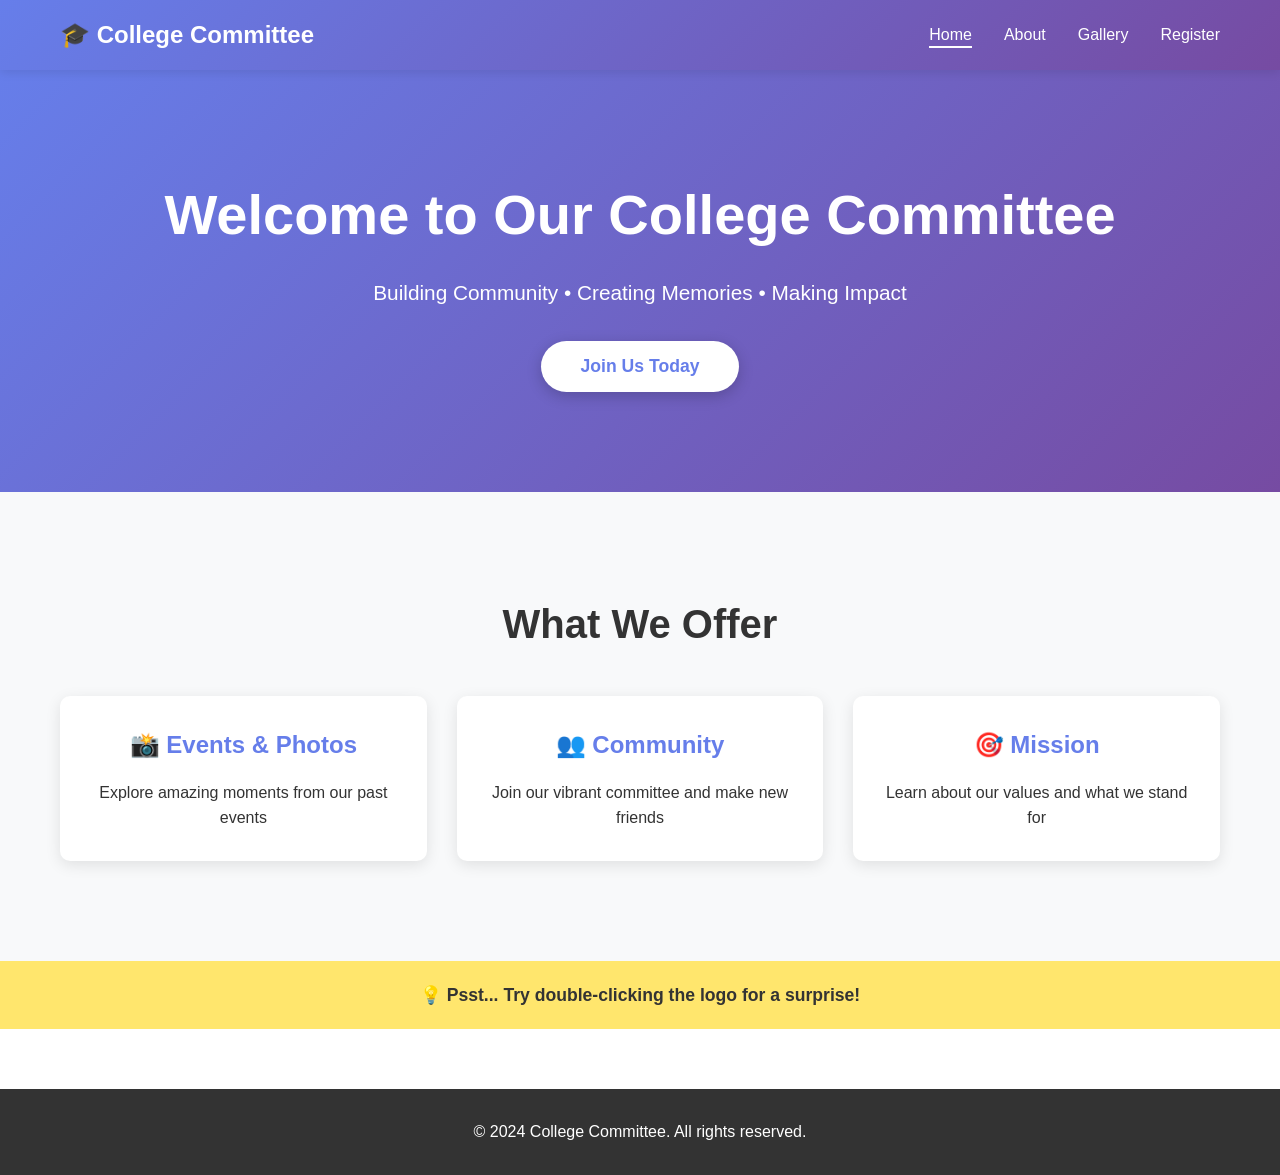
<file: index.html>
<!DOCTYPE html>
<html lang="en">
<head>
    <meta charset="UTF-8">
    <meta name="viewport" content="width=device-width, initial-scale=1.0">
    <title>College Committee - Home</title>
    <link rel="stylesheet" href="styles.css">
</head>
<body>
    <!-- Navigation Bar -->
    <nav class="navbar">
        <div class="nav-container">
            <div class="logo">🎓 College Committee</div>
            <ul class="nav-links">
                <li><a href="index.html" class="active">Home</a></li>
                <li><a href="about.html">About</a></li>
                <li><a href="gallery.html">Gallery</a></li>
                <li><a href="register.html">Register</a></li>
            </ul>
        </div>
    </nav>

    <!-- Hero Section -->
    <section class="hero">
        <div class="hero-content">
            <h1>Welcome to Our College Committee</h1>
            <p>Building Community • Creating Memories • Making Impact</p>
            <button class="cta-btn" onclick="window.location.href='register.html'">Join Us Today</button>
        </div>
    </section>

    <!-- Features Section -->
    <section class="features">
        <div class="container">
            <h2>What We Offer</h2>
            <div class="features-grid">
                <div class="feature-card">
                    <h3>📸 Events & Photos</h3>
                    <p>Explore amazing moments from our past events</p>
                </div>
                <div class="feature-card">
                    <h3>👥 Community</h3>
                    <p>Join our vibrant committee and make new friends</p>
                </div>
                <div class="feature-card">
                    <h3>🎯 Mission</h3>
                    <p>Learn about our values and what we stand for</p>
                </div>
            </div>
        </div>
    </section>

    <!-- Easter Egg Trigger -->
    <section class="easter-egg-hint">
        <p>💡 Psst... Try double-clicking the logo for a surprise!</p>
    </section>

    <!-- Footer -->
    <footer class="footer">
        <p>&copy; 2024 College Committee. All rights reserved.</p>
    </footer>

    <script src="script.js"></script>
</body>
</html>
</file>
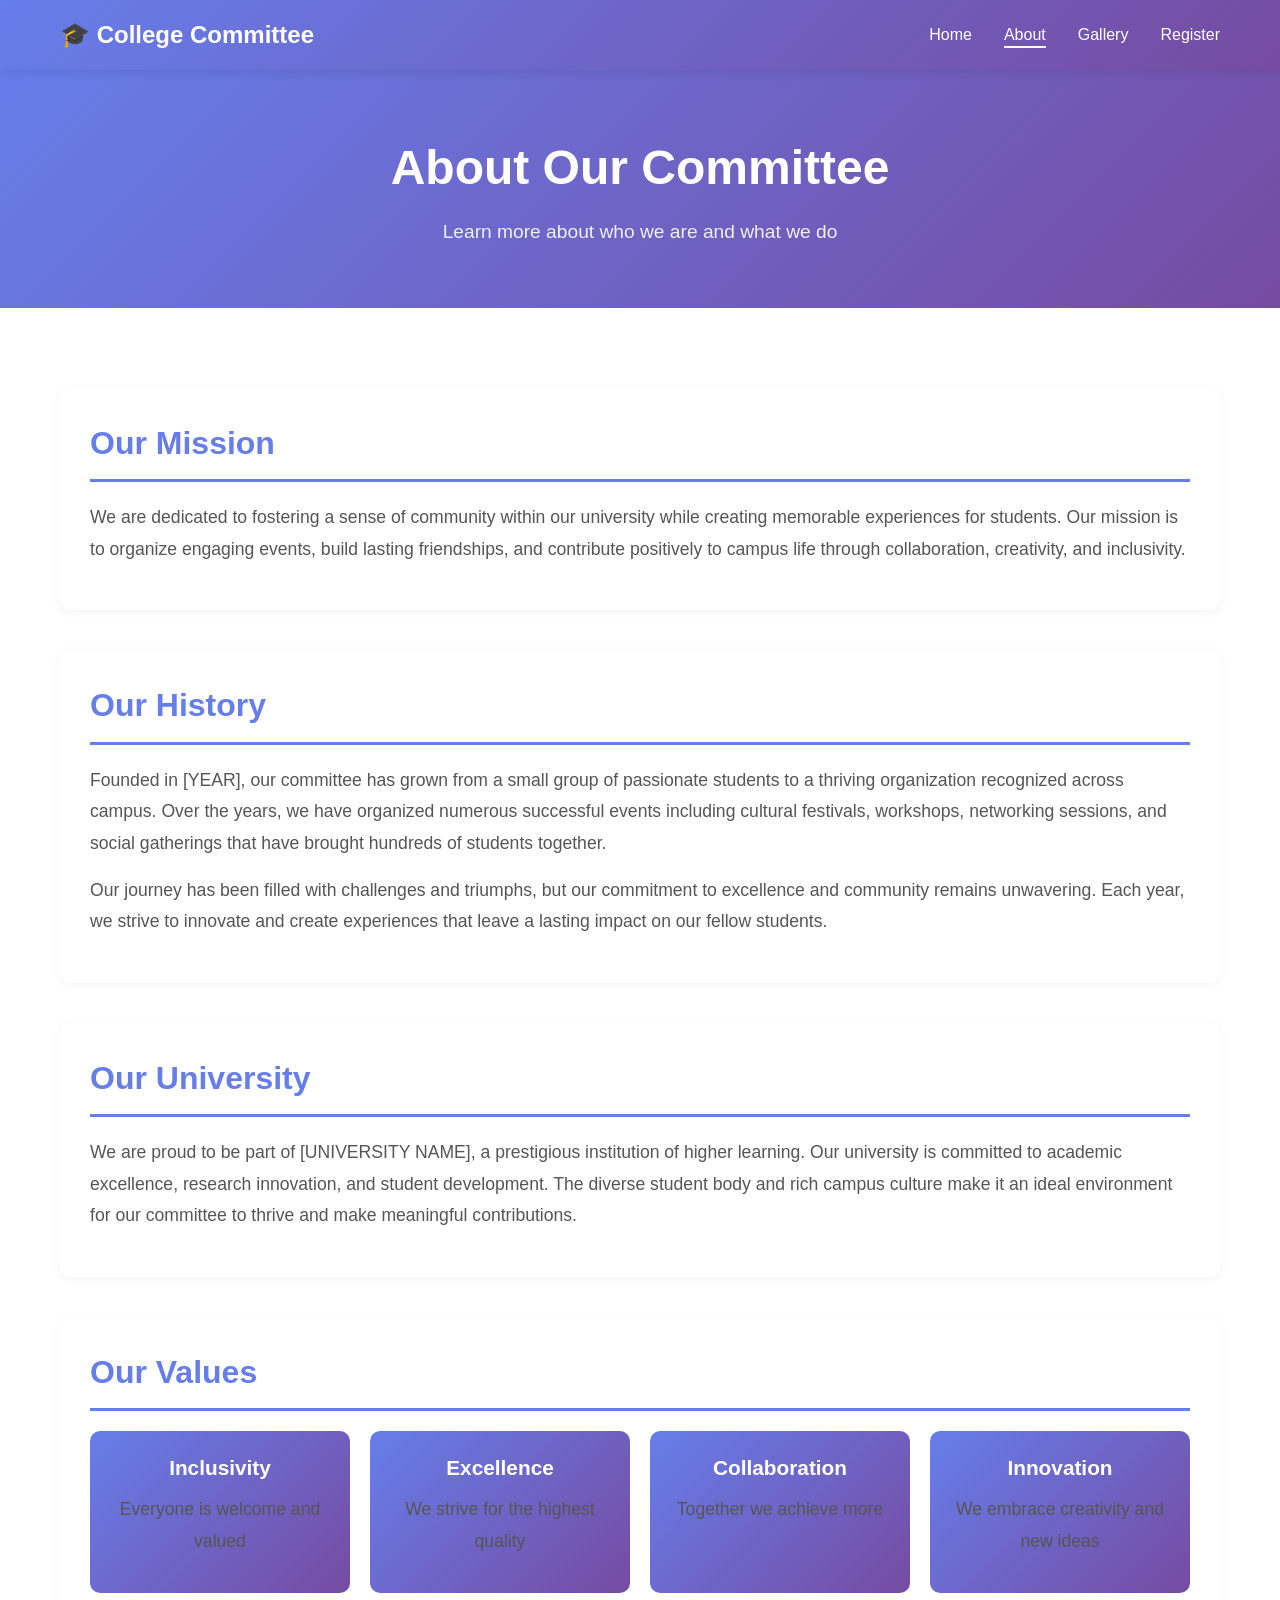
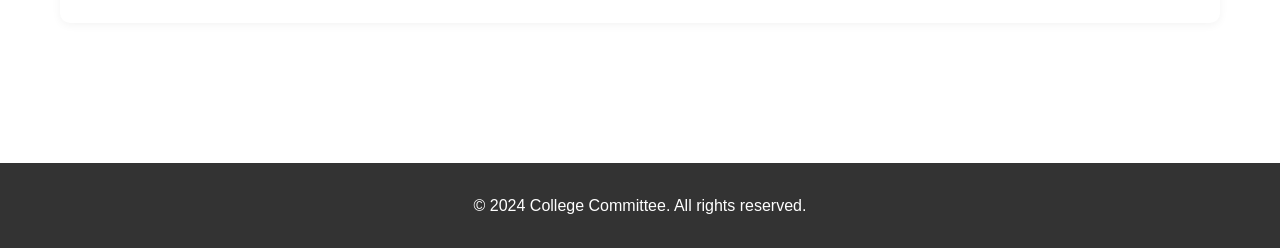
<file: about.html>
<!DOCTYPE html>
<html lang="en">
<head>
    <meta charset="UTF-8">
    <meta name="viewport" content="width=device-width, initial-scale=1.0">
    <title>About Us - College Committee</title>
    <link rel="stylesheet" href="styles.css">
</head>
<body>
    <!-- Navigation Bar -->
    <nav class="navbar">
        <div class="nav-container">
            <div class="logo">🎓 College Committee</div>
            <ul class="nav-links">
                <li><a href="index.html">Home</a></li>
                <li><a href="about.html" class="active">About</a></li>
                <li><a href="gallery.html">Gallery</a></li>
                <li><a href="register.html">Register</a></li>
            </ul>
        </div>
    </nav>

    <!-- Page Header -->
    <section class="page-header">
        <h1>About Our Committee</h1>
        <p>Learn more about who we are and what we do</p>
    </section>

    <div class="container">
        <!-- Mission Section -->
        <section class="content-section">
            <h2>Our Mission</h2>
            <p>
                We are dedicated to fostering a sense of community within our university while creating memorable experiences 
                for students. Our mission is to organize engaging events, build lasting friendships, and contribute positively 
                to campus life through collaboration, creativity, and inclusivity.
            </p>
        </section>

        <!-- History Section -->
        <section class="content-section">
            <h2>Our History</h2>
            <p>
                Founded in [YEAR], our committee has grown from a small group of passionate students to a thriving organization 
                recognized across campus. Over the years, we have organized numerous successful events including cultural festivals, 
                workshops, networking sessions, and social gatherings that have brought hundreds of students together.
            </p>
            <p>
                Our journey has been filled with challenges and triumphs, but our commitment to excellence and community remains 
                unwavering. Each year, we strive to innovate and create experiences that leave a lasting impact on our fellow students.
            </p>
        </section>

        <!-- About University Section -->
        <section class="content-section">
            <h2>Our University</h2>
            <p>
                We are proud to be part of [UNIVERSITY NAME], a prestigious institution of higher learning. Our university is 
                committed to academic excellence, research innovation, and student development. The diverse student body and rich 
                campus culture make it an ideal environment for our committee to thrive and make meaningful contributions.
            </p>
        </section>

        <!-- Values Section -->
        <section class="content-section">
            <h2>Our Values</h2>
            <div class="values-grid">
                <div class="value-card">
                    <h3>Inclusivity</h3>
                    <p>Everyone is welcome and valued</p>
                </div>
                <div class="value-card">
                    <h3>Excellence</h3>
                    <p>We strive for the highest quality</p>
                </div>
                <div class="value-card">
                    <h3>Collaboration</h3>
                    <p>Together we achieve more</p>
                </div>
                <div class="value-card">
                    <h3>Innovation</h3>
                    <p>We embrace creativity and new ideas</p>
                </div>
            </div>
        </section>
    </div>

    <!-- Footer -->
    <footer class="footer">
        <p>&copy; 2024 College Committee. All rights reserved.</p>
    </footer>

    <script src="script.js"></script>
</body>
</html>
</file>
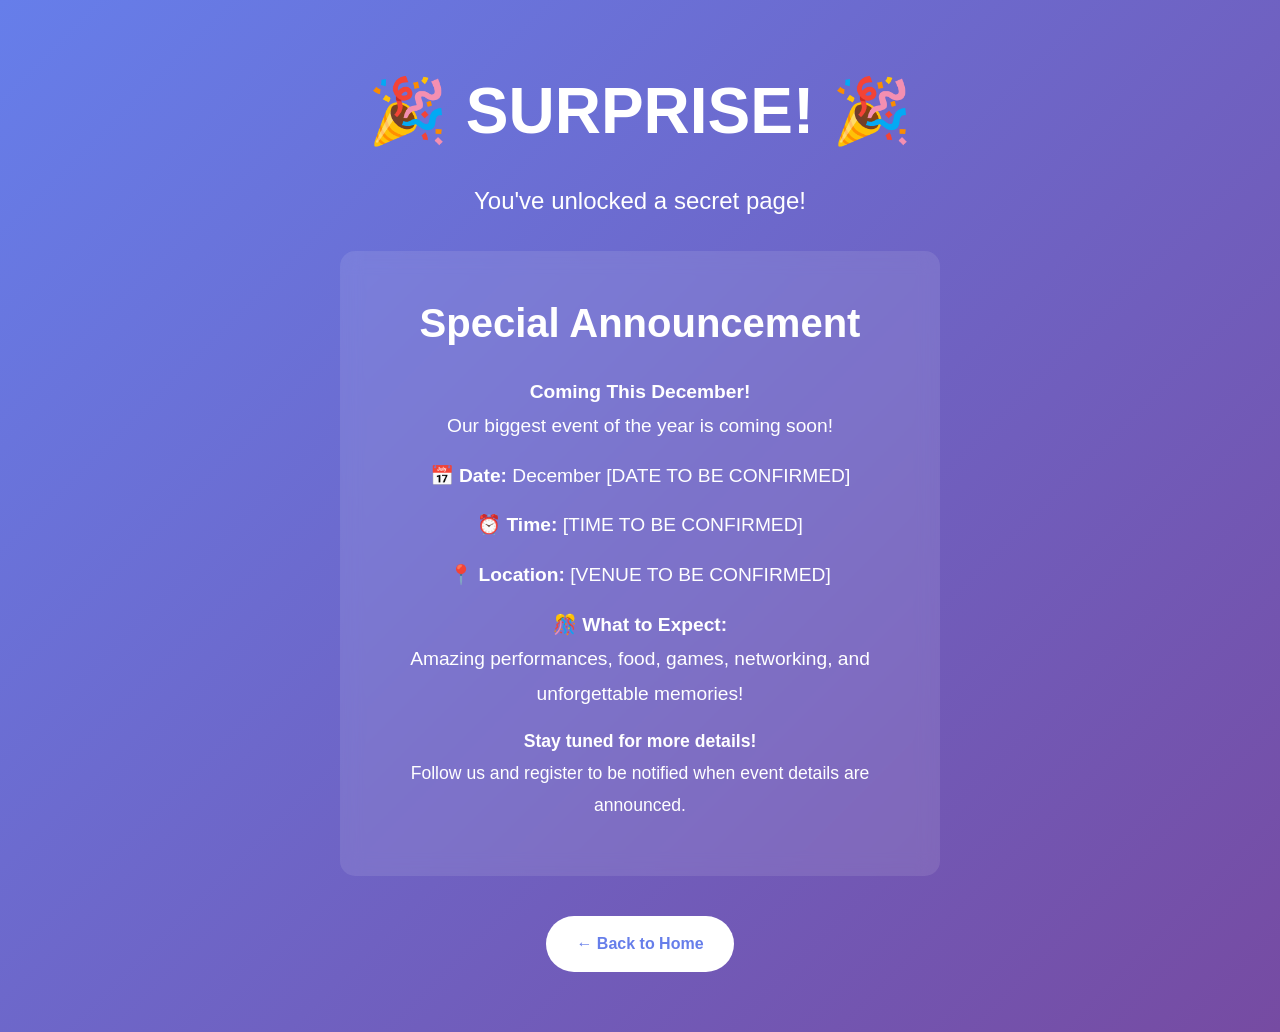
<file: hidden-event.html>
<!DOCTYPE html>
<html lang="en">
<head>
    <meta charset="UTF-8">
    <meta name="viewport" content="width=device-width, initial-scale=1.0">
    <title>🎉 Surprise Event! - College Committee</title>
    <link rel="stylesheet" href="styles.css">
    <style>
        .confetti {
            position: fixed;
            width: 10px;
            height: 10px;
            background-color: #ff69b4;
            pointer-events: none;
            animation: fall linear forwards;
        }

        @keyframes fall {
            to {
                transform: translateY(100vh) rotate(360deg);
                opacity: 0;
            }
        }

        .surprise-container {
            text-align: center;
            padding: 60px 20px;
            background: linear-gradient(135deg, #667eea 0%, #764ba2 100%);
            min-height: 100vh;
            display: flex;
            flex-direction: column;
            justify-content: center;
            align-items: center;
            color: white;
        }

        .surprise-content h1 {
            font-size: 4em;
            margin-bottom: 20px;
            animation: bounce 1s infinite;
        }

        @keyframes bounce {
            0%, 100% { transform: translateY(0); }
            50% { transform: translateY(-20px); }
        }

        .event-details {
            background: rgba(255, 255, 255, 0.1);
            padding: 40px;
            border-radius: 15px;
            backdrop-filter: blur(10px);
            max-width: 600px;
            margin-top: 30px;
        }

        .event-details h2 {
            font-size: 2.5em;
            margin-bottom: 20px;
        }

        .event-info {
            font-size: 1.2em;
            margin: 15px 0;
            line-height: 1.8;
        }

        .back-link {
            display: inline-block;
            margin-top: 40px;
            padding: 15px 30px;
            background: white;
            color: #667eea;
            text-decoration: none;
            border-radius: 50px;
            font-weight: bold;
            transition: all 0.3s ease;
        }

        .back-link:hover {
            transform: scale(1.05);
            box-shadow: 0 10px 30px rgba(0, 0, 0, 0.3);
        }
    </style>
</head>
<body>
    <div class="surprise-container">
        <div class="surprise-content">
            <h1>🎉 SURPRISE! 🎉</h1>
            <p style="font-size: 1.5em;">You've unlocked a secret page!</p>
            
            <div class="event-details">
                <h2>Special Announcement</h2>
                <div class="event-info">
                    <strong>Coming This December!</strong><br>
                    Our biggest event of the year is coming soon!
                </div>
                
                <div class="event-info">
                    📅 <strong>Date:</strong> December [DATE TO BE CONFIRMED]
                </div>
                
                <div class="event-info">
                    ⏰ <strong>Time:</strong> [TIME TO BE CONFIRMED]
                </div>
                
                <div class="event-info">
                    📍 <strong>Location:</strong> [VENUE TO BE CONFIRMED]
                </div>
                
                <div class="event-info">
                    🎊 <strong>What to Expect:</strong><br>
                    Amazing performances, food, games, networking, and unforgettable memories!
                </div>

                <div class="event-info" style="font-size: 1.1em;">
                    <strong>Stay tuned for more details!</strong><br>
                    Follow us and register to be notified when event details are announced.
                </div>
            </div>

            <a href="index.html" class="back-link">← Back to Home</a>
        </div>
    </div>

    <script>
        // Create falling confetti effect
        function createConfetti() {
            const confettiPiece = document.createElement('div');
            confettiPiece.classList.add('confetti');
            confettiPiece.style.left = Math.random() * 100 + 'vw';
            confettiPiece.style.backgroundColor = ['#ff69b4', '#4ecdc4', '#ffe66d', '#a8e6cf', '#ffa07a'][Math.floor(Math.random() * 5)];
            confettiPiece.style.animationDuration = (Math.random() * 2 + 2) + 's';
            
            document.body.appendChild(confettiPiece);
            
            setTimeout(() => confettiPiece.remove(), 4000);
        }

        // Generate confetti every 300ms
        setInterval(createConfetti, 300);
    </script>
</body>
</html>
</file>
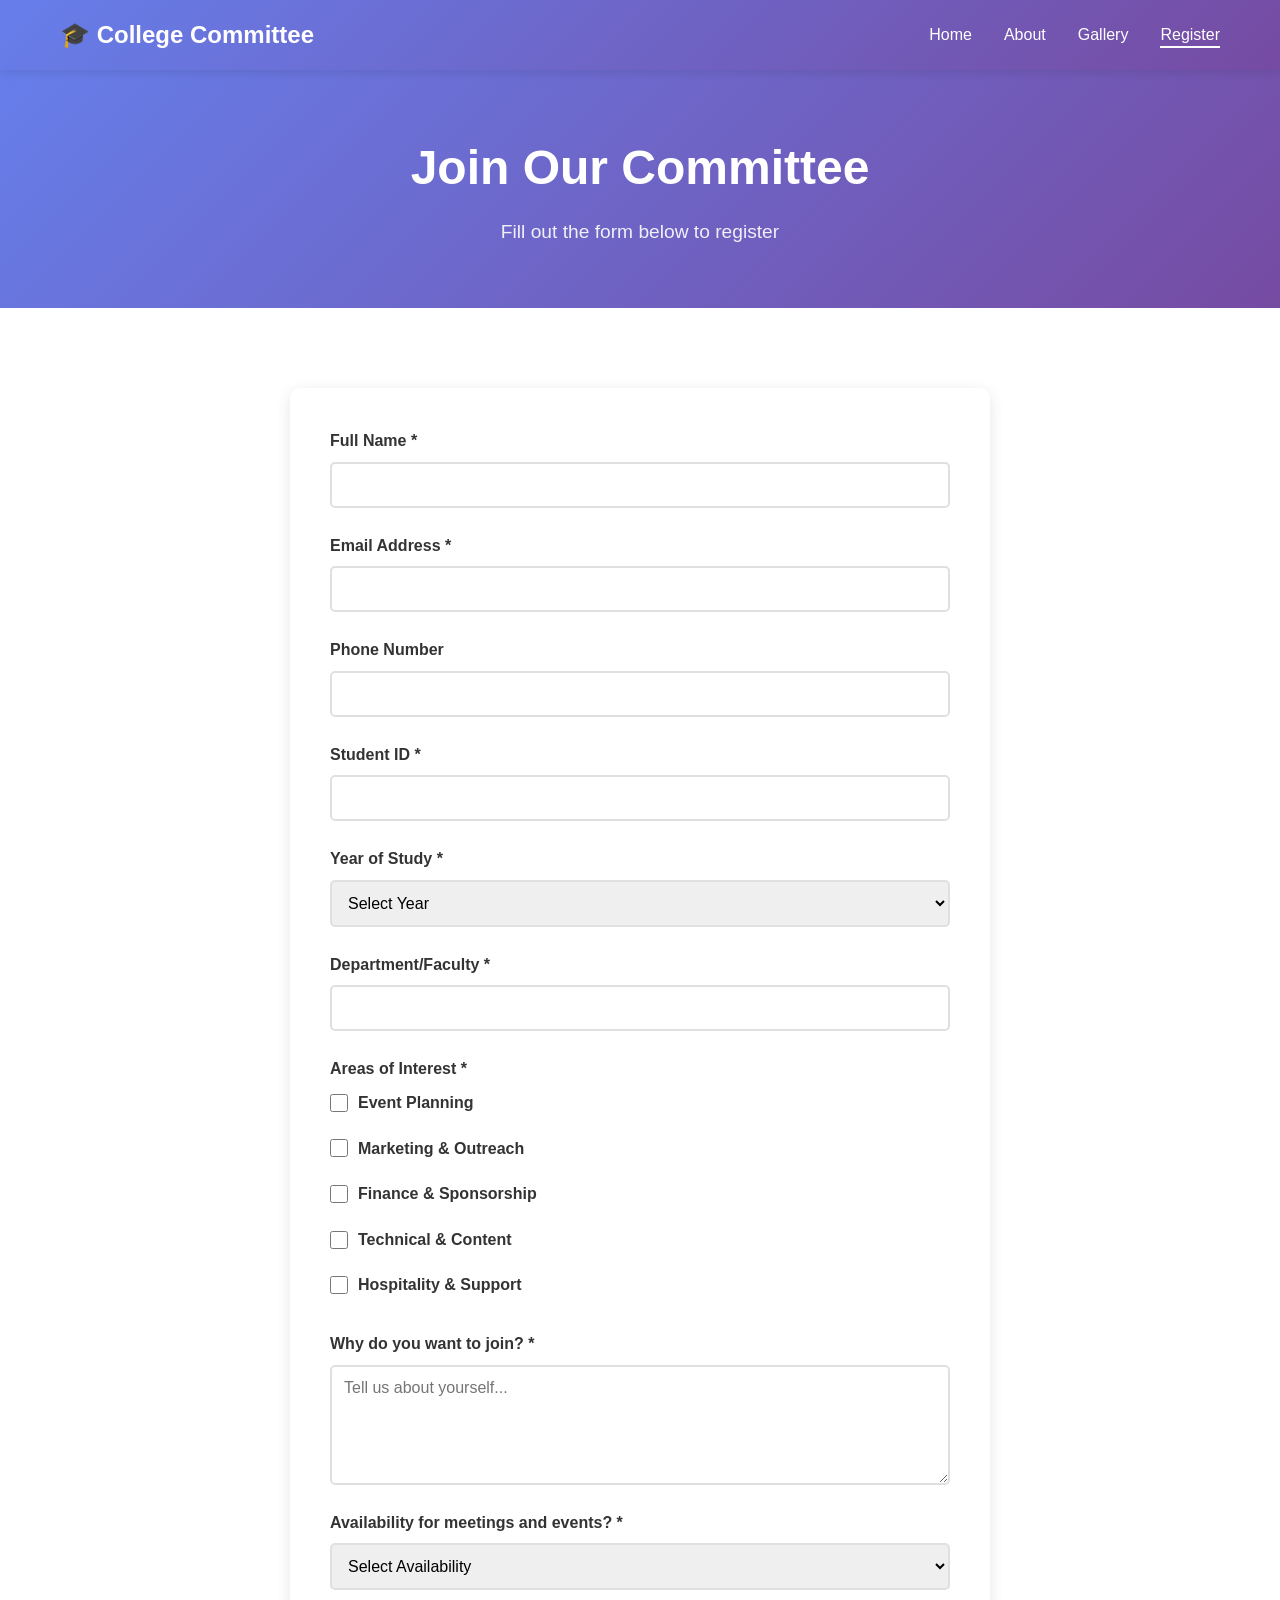
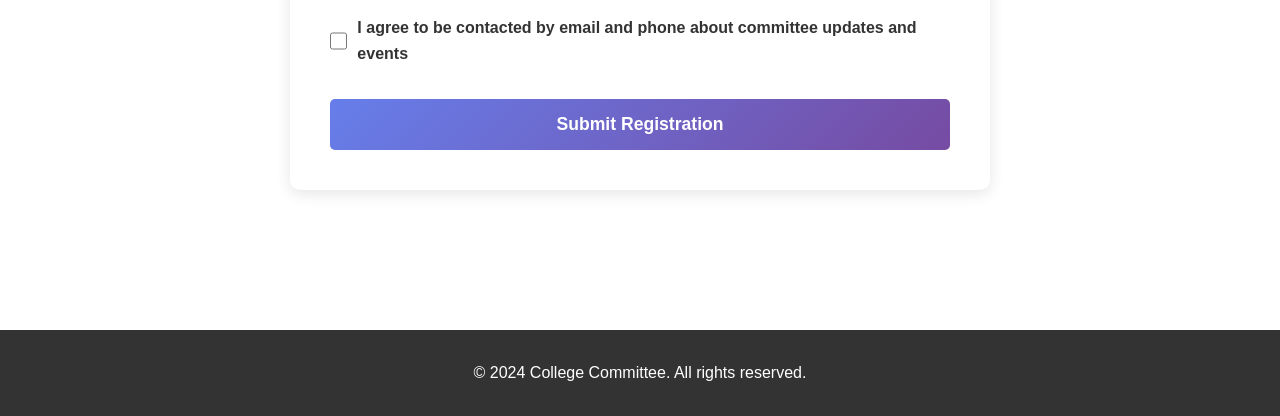
<file: register.html>
<!DOCTYPE html>
<html lang="en">
<head>
    <meta charset="UTF-8">
    <meta name="viewport" content="width=device-width, initial-scale=1.0">
    <title>Register - College Committee</title>
    <link rel="stylesheet" href="styles.css">
</head>
<body>
    <!-- Navigation Bar -->
    <nav class="navbar">
        <div class="nav-container">
            <div class="logo">🎓 College Committee</div>
            <ul class="nav-links">
                <li><a href="index.html">Home</a></li>
                <li><a href="about.html">About</a></li>
                <li><a href="gallery.html">Gallery</a></li>
                <li><a href="register.html" class="active">Register</a></li>
            </ul>
        </div>
    </nav>

    <!-- Page Header -->
    <section class="page-header">
        <h1>Join Our Committee</h1>
        <p>Fill out the form below to register</p>
    </section>

    <div class="container">
        <section class="form-section">
            <form id="registrationForm" class="registration-form">
                <!-- Name Field -->
                <div class="form-group">
                    <label for="name">Full Name *</label>
                    <input type="text" id="name" name="name" required>
                </div>

                <!-- Email Field -->
                <div class="form-group">
                    <label for="email">Email Address *</label>
                    <input type="email" id="email" name="email" required>
                </div>

                <!-- Phone Field -->
                <div class="form-group">
                    <label for="phone">Phone Number</label>
                    <input type="tel" id="phone" name="phone">
                </div>

                <!-- Student ID Field -->
                <div class="form-group">
                    <label for="studentid">Student ID *</label>
                    <input type="text" id="studentid" name="studentid" required>
                </div>

                <!-- Year of Study -->
                <div class="form-group">
                    <label for="year">Year of Study *</label>
                    <select id="year" name="year" required>
                        <option value="">Select Year</option>
                        <option value="1st">1st Year</option>
                        <option value="2nd">2nd Year</option>
                        <option value="3rd">3rd Year</option>
                        <option value="4th">4th Year</option>
                    </select>
                </div>

                <!-- Department Field -->
                <div class="form-group">
                    <label for="department">Department/Faculty *</label>
                    <input type="text" id="department" name="department" required>
                </div>

                <!-- Areas of Interest -->
                <div class="form-group">
                    <label>Areas of Interest *</label>
                    <div class="checkbox-group">
                        <label class="checkbox-label">
                            <input type="checkbox" name="interests" value="events">
                            Event Planning
                        </label>
                        <label class="checkbox-label">
                            <input type="checkbox" name="interests" value="marketing">
                            Marketing & Outreach
                        </label>
                        <label class="checkbox-label">
                            <input type="checkbox" name="interests" value="finance">
                            Finance & Sponsorship
                        </label>
                        <label class="checkbox-label">
                            <input type="checkbox" name="interests" value="technical">
                            Technical & Content
                        </label>
                        <label class="checkbox-label">
                            <input type="checkbox" name="interests" value="hospitality">
                            Hospitality & Support
                        </label>
                    </div>
                </div>

                <!-- Why Join -->
                <div class="form-group">
                    <label for="motivation">Why do you want to join? *</label>
                    <textarea id="motivation" name="motivation" rows="4" required placeholder="Tell us about yourself..."></textarea>
                </div>

                <!-- Availability -->
                <div class="form-group">
                    <label for="availability">Availability for meetings and events? *</label>
                    <select id="availability" name="availability" required>
                        <option value="">Select Availability</option>
                        <option value="very-available">Very Available</option>
                        <option value="somewhat-available">Somewhat Available</option>
                        <option value="limited">Limited Availability</option>
                    </select>
                </div>

                <!-- Agree to Terms -->
                <div class="form-group checkbox-group">
                    <label class="checkbox-label">
                        <input type="checkbox" id="terms" name="terms" required>
                        I agree to be contacted by email and phone about committee updates and events
                    </label>
                </div>

                <!-- Submit Button -->
                <button type="submit" class="submit-btn">Submit Registration</button>
            </form>

            <!-- Success Message -->
            <div id="successMessage" class="success-message" style="display:none;">
                <h3>✅ Thank You!</h3>
                <p>Your registration has been submitted successfully. We'll be in touch soon!</p>
            </div>
        </section>
    </div>

    <!-- Footer -->
    <footer class="footer">
        <p>&copy; 2024 College Committee. All rights reserved.</p>
    </footer>

    <script src="script.js"></script>
</body>
</html>
</file>
<file: styles.css>
/* General Styles */
* {
    margin: 0;
    padding: 0;
    box-sizing: border-box;
}

body {
    font-family: 'Segoe UI', Tahoma, Geneva, Verdana, sans-serif;
    line-height: 1.6;
    color: #333;
}

/* Navigation Bar */
.navbar {
    background: linear-gradient(135deg, #667eea 0%, #764ba2 100%);
    padding: 1rem 0;
    position: sticky;
    top: 0;
    z-index: 100;
    box-shadow: 0 2px 10px rgba(0, 0, 0, 0.1);
}

.nav-container {
    max-width: 1200px;
    margin: 0 auto;
    display: flex;
    justify-content: space-between;
    align-items: center;
    padding: 0 20px;
}

.logo {
    font-size: 1.5rem;
    font-weight: bold;
    color: white;
    cursor: pointer;
    transition: transform 0.3s ease;
}

.logo:hover {
    transform: scale(1.05);
}

.nav-links {
    display: flex;
    list-style: none;
    gap: 2rem;
}

.nav-links a {
    color: white;
    text-decoration: none;
    font-weight: 500;
    transition: opacity 0.3s ease;
    position: relative;
}

.nav-links a:hover,
.nav-links a.active {
    opacity: 1;
}

.nav-links a.active::after {
    content: '';
    position: absolute;
    bottom: -5px;
    left: 0;
    width: 100%;
    height: 2px;
    background: white;
}

/* Container */
.container {
    max-width: 1200px;
    margin: 0 auto;
    padding: 40px 20px;
}

/* Hero Section */
.hero {
    background: linear-gradient(135deg, #667eea 0%, #764ba2 100%);
    color: white;
    padding: 100px 20px;
    text-align: center;
    min-height: 400px;
    display: flex;
    align-items: center;
    justify-content: center;
}

.hero-content h1 {
    font-size: 3.5rem;
    margin-bottom: 1rem;
}

.hero-content p {
    font-size: 1.3rem;
    margin-bottom: 2rem;
}

.cta-btn {
    background: white;
    color: #667eea;
    padding: 15px 40px;
    border: none;
    border-radius: 50px;
    font-size: 1.1rem;
    font-weight: bold;
    cursor: pointer;
    transition: all 0.3s ease;
    box-shadow: 0 4px 15px rgba(0, 0, 0, 0.2);
}

.cta-btn:hover {
    transform: translateY(-3px);
    box-shadow: 0 6px 20px rgba(0, 0, 0, 0.3);
}

/* Features Section */
.features {
    background: #f8f9fa;
    padding: 60px 20px;
}

.features h2 {
    text-align: center;
    font-size: 2.5rem;
    margin-bottom: 40px;
    color: #333;
}

.features-grid {
    display: grid;
    grid-template-columns: repeat(auto-fit, minmax(300px, 1fr));
    gap: 30px;
    max-width: 1200px;
    margin: 0 auto;
}

.feature-card {
    background: white;
    padding: 30px;
    border-radius: 10px;
    box-shadow: 0 4px 15px rgba(0, 0, 0, 0.1);
    text-align: center;
    transition: transform 0.3s ease;
}

.feature-card:hover {
    transform: translateY(-10px);
}

.feature-card h3 {
    font-size: 1.5rem;
    margin-bottom: 15px;
    color: #667eea;
}

/* Page Header */
.page-header {
    background: linear-gradient(135deg, #667eea 0%, #764ba2 100%);
    color: white;
    padding: 60px 20px;
    text-align: center;
}

.page-header h1 {
    font-size: 3rem;
    margin-bottom: 10px;
}

.page-header p {
    font-size: 1.2rem;
    opacity: 0.9;
}

/* Content Sections */
.content-section {
    margin: 40px 0;
    padding: 30px;
    background: white;
    border-radius: 10px;
    box-shadow: 0 2px 10px rgba(0, 0, 0, 0.05);
}

.content-section h2 {
    color: #667eea;
    font-size: 2rem;
    margin-bottom: 20px;
    border-bottom: 3px solid #667eea;
    padding-bottom: 10px;
}

.content-section p {
    font-size: 1.1rem;
    line-height: 1.8;
    color: #555;
    margin-bottom: 15px;
}

/* Values Grid */
.values-grid {
    display: grid;
    grid-template-columns: repeat(auto-fit, minmax(200px, 1fr));
    gap: 20px;
    margin-top: 20px;
}

.value-card {
    background: linear-gradient(135deg, #667eea 0%, #764ba2 100%);
    color: white;
    padding: 20px;
    border-radius: 10px;
    text-align: center;
}

.value-card h3 {
    font-size: 1.3rem;
    margin-bottom: 10px;
}

/* Gallery Section */
.gallery-section {
    padding: 40px 0;
}

.gallery-grid {
    display: grid;
    grid-template-columns: repeat(auto-fit, minmax(300px, 1fr));
    gap: 20px;
    margin-bottom: 40px;
}

.gallery-item {
    background: white;
    border-radius: 10px;
    overflow: hidden;
    box-shadow: 0 4px 15px rgba(0, 0, 0, 0.1);
    transition: transform 0.3s ease;
}

.gallery-item:hover {
    transform: scale(1.05);
}

.gallery-item img {
    width: 100%;
    height: 200px;
    object-fit: cover;
}

.gallery-caption {
    padding: 20px;
}

.gallery-caption h3 {
    color: #667eea;
    margin-bottom: 10px;
    font-size: 1.2rem;
}

.gallery-caption p {
    font-size: 0.95rem;
    color: #666;
}

.gallery-note {
    text-align: center;
    padding: 30px;
    background: linear-gradient(135deg, #667eea 0%, #764ba2 100%);
    color: white;
    border-radius: 10px;
    font-size: 1.1rem;
}

/* Registration Form */
.form-section {
    max-width: 700px;
    margin: 40px auto;
    padding: 40px;
    background: white;
    border-radius: 10px;
    box-shadow: 0 4px 15px rgba(0, 0, 0, 0.1);
}

.registration-form {
    display: flex;
    flex-direction: column;
}

.form-group {
    margin-bottom: 25px;
    display: flex;
    flex-direction: column;
}

.form-group label {
    font-weight: 600;
    margin-bottom: 8px;
    color: #333;
}

.form-group input,
.form-group select,
.form-group textarea {
    padding: 12px;
    border: 2px solid #e0e0e0;
    border-radius: 5px;
    font-size: 1rem;
    font-family: inherit;
    transition: border-color 0.3s ease;
}

.form-group input:focus,
.form-group select:focus,
.form-group textarea:focus {
    outline: none;
    border-color: #667eea;
    box-shadow: 0 0 5px rgba(102, 126, 234, 0.3);
}

.form-group textarea {
    resize: vertical;
    min-height: 120px;
}

.checkbox-group {
    display: flex;
    flex-direction: column;
    gap: 12px;
}

.checkbox-label {
    display: flex;
    align-items: center;
    gap: 10px;
    font-weight: normal;
    cursor: pointer;
}

.checkbox-label input[type="checkbox"] {
    width: 18px;
    height: 18px;
    cursor: pointer;
}

.submit-btn {
    background: linear-gradient(135deg, #667eea 0%, #764ba2 100%);
    color: white;
    padding: 15px;
    border: none;
    border-radius: 5px;
    font-size: 1.1rem;
    font-weight: bold;
    cursor: pointer;
    transition: all 0.3s ease;
}

.submit-btn:hover {
    transform: translateY(-2px);
    box-shadow: 0 6px 20px rgba(102, 126, 234, 0.4);
}

.success-message {
    background: linear-gradient(135deg, #4caf50 0%, #45a049 100%);
    color: white;
    padding: 30px;
    border-radius: 10px;
    text-align: center;
    margin-top: 20px;
}

.success-message h3 {
    font-size: 1.5rem;
    margin-bottom: 10px;
}

/* Easter Egg Hint */
.easter-egg-hint {
    background: #ffe66d;
    padding: 20px;
    text-align: center;
    font-weight: bold;
    font-size: 1.1rem;
}

/* Footer */
.footer {
    background: #333;
    color: white;
    text-align: center;
    padding: 30px 20px;
    margin-top: 60px;
}

/* Responsive Design */
@media (max-width: 768px) {
    .nav-links {
        gap: 1rem;
        font-size: 0.9rem;
    }

    .hero-content h1 {
        font-size: 2rem;
    }

    .page-header h1 {
        font-size: 2rem;
    }

    .gallery-grid {
        grid-template-columns: 1fr;
    }

    .form-section {
        padding: 20px;
    }

    .features-grid {
        grid-template-columns: 1fr;
    }

    .values-grid {
        grid-template-columns: repeat(2, 1fr);
    }
}

@media (max-width: 480px) {
    .nav-container {
        flex-direction: column;
        gap: 10px;
    }

    .nav-links {
        gap: 0.5rem;
        font-size: 0.8rem;
    }

    .hero-content h1 {
        font-size: 1.5rem;
    }

    .page-header h1 {
        font-size: 1.5rem;
    }

    .values-grid {
        grid-template-columns: 1fr;
    }
}
</file>
